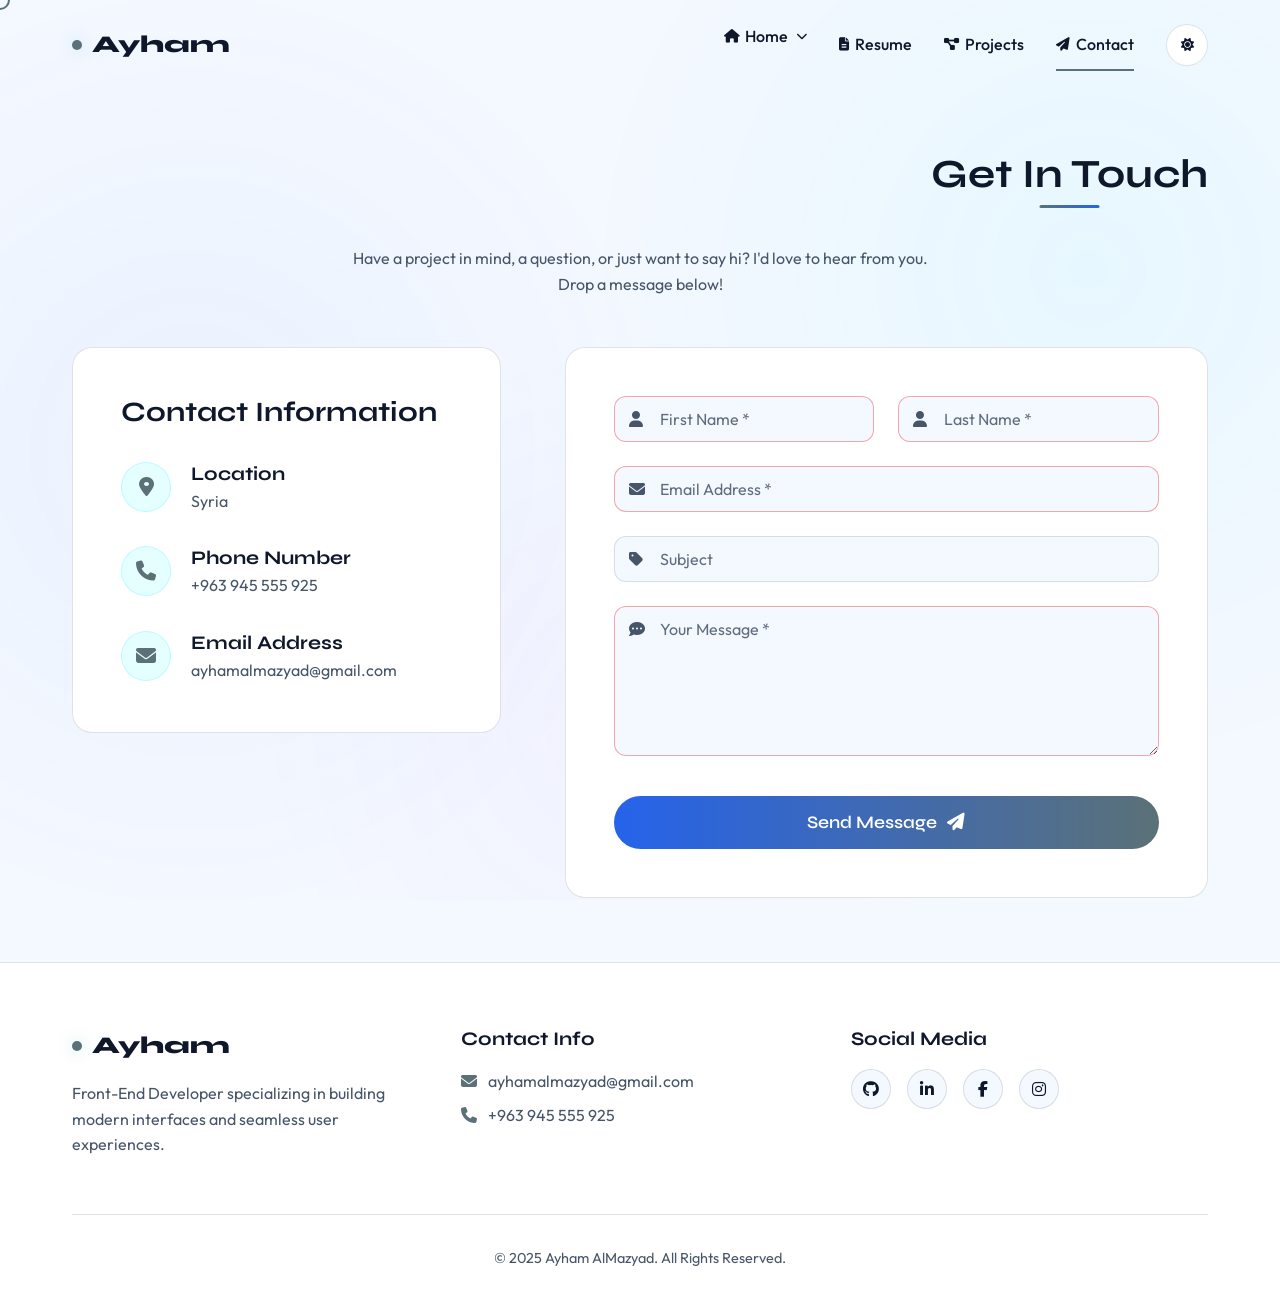
<file: contact.html>
<!DOCTYPE html>
<html lang="en">
<head>
    <meta charset="UTF-8" />
    <meta name="viewport" content="width=device-width, initial-scale=1.0" />
    <meta name="description" content="Get in touch with Ayham AlMazyad, a Front-End Developer. Send a message for collaborations, inquiries, or any questions.">
    <meta name="keywords" content="Ayham AlMazyad, Contact, Web Developer, Syria, Collaboration, Freelance">
    <meta name="author" content="Ayham AlMazyad">
    <link rel="canonical" href="https://ayhamdev.vercel.app/contact.html">
    <title>Contact | Ayham AlMazyad</title>

    <!-- SEO & Open Graph -->
    <meta property="og:type" content="website">
    <meta property="og:title" content="Contact | Ayham AlMazyad" />
    <meta property="og:description" content="Have a project or a question? Reach out to Ayham AlMazyad via the contact form for web development inquiries." />
    <meta property="og:image" content="https://ayhamdev.vercel.app/img/website_preview.png" />
    <meta property="og:image:width" content="1200" />
    <meta property="og:image:height" content="630" />
    <meta property="og:url" content="https://ayhamdev.vercel.app/contact.html" />
    <meta property="og:site_name" content="Ayham AlMazyad Portfolio">

    <!-- Twitter Cards -->
    <meta name="twitter:card" content="summary_large_image">
    <meta name="twitter:site" content="@ayhambmz">
    <meta name="twitter:title" content="Contact | Ayham AlMazyad">
    <meta name="twitter:description" content="Get in touch with Ayham AlMazyad for web development inquiries and collaborations.">
    <meta name="twitter:image" content="https://ayhamdev.vercel.app/img/website_preview.png">
    
    <!-- Fonts & Icons -->
    <link href="https://cdnjs.cloudflare.com/ajax/libs/font-awesome/6.5.0/css/all.min.css" rel="stylesheet">
    
    <!-- Custom Premium Stylesheets -->
    <link rel="stylesheet" href="./css/premium-theme.css">
    <link rel="stylesheet" href="./css/contact.css">
</head>

<body>
    <!-- Custom Cursor -->
    <div class="custom-cursor" id="custom-cursor"></div>

    <!-- Background Effect -->
    <div class="bg-mesh"></div>

    <!-- Header & Navigation -->
    <header id="header">
        <div class="container">
            <a href="index.html" class="logo">
                <div class="logo-dot"></div>
                Ayham
            </a>
            
            <div class="menu-toggle" id="menu-toggle">
                <i class="fas fa-bars"></i>
            </div>
            
            <nav class="nav-links">
                <div class="dropdown">
                    <a href="index.html#hero"><i class="fas fa-house" style="font-size: 0.85em;"></i>Home <i class="fas fa-chevron-down" style="font-size: 0.7em; margin-left: 2px;"></i></a>
                    <div class="dropdown-content">
                        <a href="index.html#about"><i class="fas fa-user"></i> About</a>
                        <a href="index.html#skills"><i class="fas fa-code"></i> Skills</a>
                        <a href="index.html#certificates"><i class="fas fa-certificate"></i> Certificates</a>
                    </div>
                </div>
                <a href="resume.html"><i class="fas fa-file-lines" style="font-size: 0.85em;"></i>Resume</a>
                <a href="projects.html"><i class="fas fa-project-diagram" style="font-size: 0.85em;"></i>Projects</a>
                <a href="contact.html" class="active"><i class="fas fa-paper-plane" style="font-size: 0.85em;"></i>Contact</a>
                <button id="theme-toggle" class="theme-toggle" type="button" aria-label="Switch color theme" title="Switch color theme">
                    <i class="fas fa-moon"></i>
                </button>
            </nav>
        </div>
    </header>

    <main>
        <div class="contact-header reveal">
            <div class="container">
                <h1 class="section-title">Get In Touch</h1>
                <p style="color: var(--text-muted); max-width: 600px; margin: 0 auto;">Have a project in mind, a question, or just want to say hi? I'd love to hear from you. Drop a message below!</p>
            </div>
        </div>

        <section class="container">
            <div class="contact-grid">
                
                <!-- Contact Info Block -->
                <div class="contact-info reveal">
                    <h2 style="font-size: 1.75rem; margin-bottom: 2rem; color: var(--text-main);">Contact Information</h2>
                    
                    <div class="contact-info-item">
                        <div class="contact-info-icon"><i class="fas fa-map-marker-alt"></i></div>
                        <div class="contact-info-text">
                            <h3>Location</h3>
                            <p>Syria</p>
                        </div>
                    </div>

                    <div class="contact-info-item">
                        <div class="contact-info-icon"><i class="fas fa-phone"></i></div>
                        <div class="contact-info-text">
                            <h3>Phone Number</h3>
                            <p>+963 945 555 925</p>
                        </div>
                    </div>

                    <div class="contact-info-item">
                        <div class="contact-info-icon"><i class="fas fa-envelope"></i></div>
                        <div class="contact-info-text">
                            <h3>Email Address</h3>
                            <p>ayhamalmazyad@gmail.com</p>
                        </div>
                    </div>
                </div>

                <!-- Contact Form Block -->
                <div class="contact-form-container reveal" style="transition-delay: 0.2s;">
                    <form id="contactForm">
                        <div class="form-grid">
                            <div class="input-group">
                                <input type="text" name="firstName" placeholder="First Name *" required />
                                <i class="fas fa-user input-icon"></i>
                            </div>

                            <div class="input-group">
                                <input type="text" name="lastName" placeholder="Last Name *" required />
                                <i class="fas fa-user input-icon"></i>
                            </div>

                            <div class="input-group full-width">
                                <input type="email" name="email" placeholder="Email Address *" required />
                                <i class="fas fa-envelope input-icon"></i>
                            </div>

                            <div class="input-group full-width">
                                <input type="text" name="subject" placeholder="Subject" />
                                <i class="fas fa-tag input-icon"></i>
                            </div>

                            <div class="input-group full-width">
                                <textarea name="message" placeholder="Your Message *" required></textarea>
                                <i class="fas fa-comment-dots input-icon"></i>
                            </div>
                        </div>

                        <button type="submit" class="submit-btn">
                            Send Message <i class="fas fa-paper-plane"></i>
                        </button>
                        <div id="status-message"></div>
                    </form>
                </div>

            </div>
        </section>
    </main>

    <!-- Footer -->
    <footer>
        <div class="container">
            <div class="footer-content reveal">
                <div class="footer-col">
                    <a href="index.html" class="logo" style="margin-bottom: 1rem;">
                        <div class="logo-dot"></div>
                        Ayham
                    </a>
                    <p>Front-End Developer specializing in building modern interfaces and seamless user experiences.</p>
                </div>
                
                <div class="footer-col">
                    <h4>Contact Info</h4>
                    <p><i class="fas fa-envelope" style="color: var(--accent-cyan); margin-right: 8px;"></i> ayhamalmazyad@gmail.com</p>
                    <p><i class="fas fa-phone" style="color: var(--accent-cyan); margin-right: 8px;"></i> +963 945 555 925</p>
                </div>
                
                <div class="footer-col">
                    <h4>Social Media</h4>
                    <div class="social-icons">
                        <a href="https://github.com/Aeham-sys" target="_blank" aria-label="GitHub"><i class="fab fa-github"></i></a>
                        <a href="https://www.linkedin.com/in/ayham-al-mziad" target="_blank" aria-label="LinkedIn"><i class="fab fa-linkedin-in"></i></a>
                        <a href="https://www.facebook.com/ayham.mziad" target="_blank" aria-label="Facebook"><i class="fab fa-facebook-f"></i></a>
                        <a href="https://www.instagram.com/ayhambmz" target="_blank" aria-label="Instagram"><i class="fab fa-instagram"></i></a>
                    </div>
                </div>
            </div>
            
            <div class="footer-bottom">
                <p>&copy; 2025 Ayham AlMazyad. All Rights Reserved.</p>
            </div>
        </div>
    </footer>

    <script src="./js/animations.js"></script>
    <script src="./js/contact.js"></script>
</body>
</html>
</file>
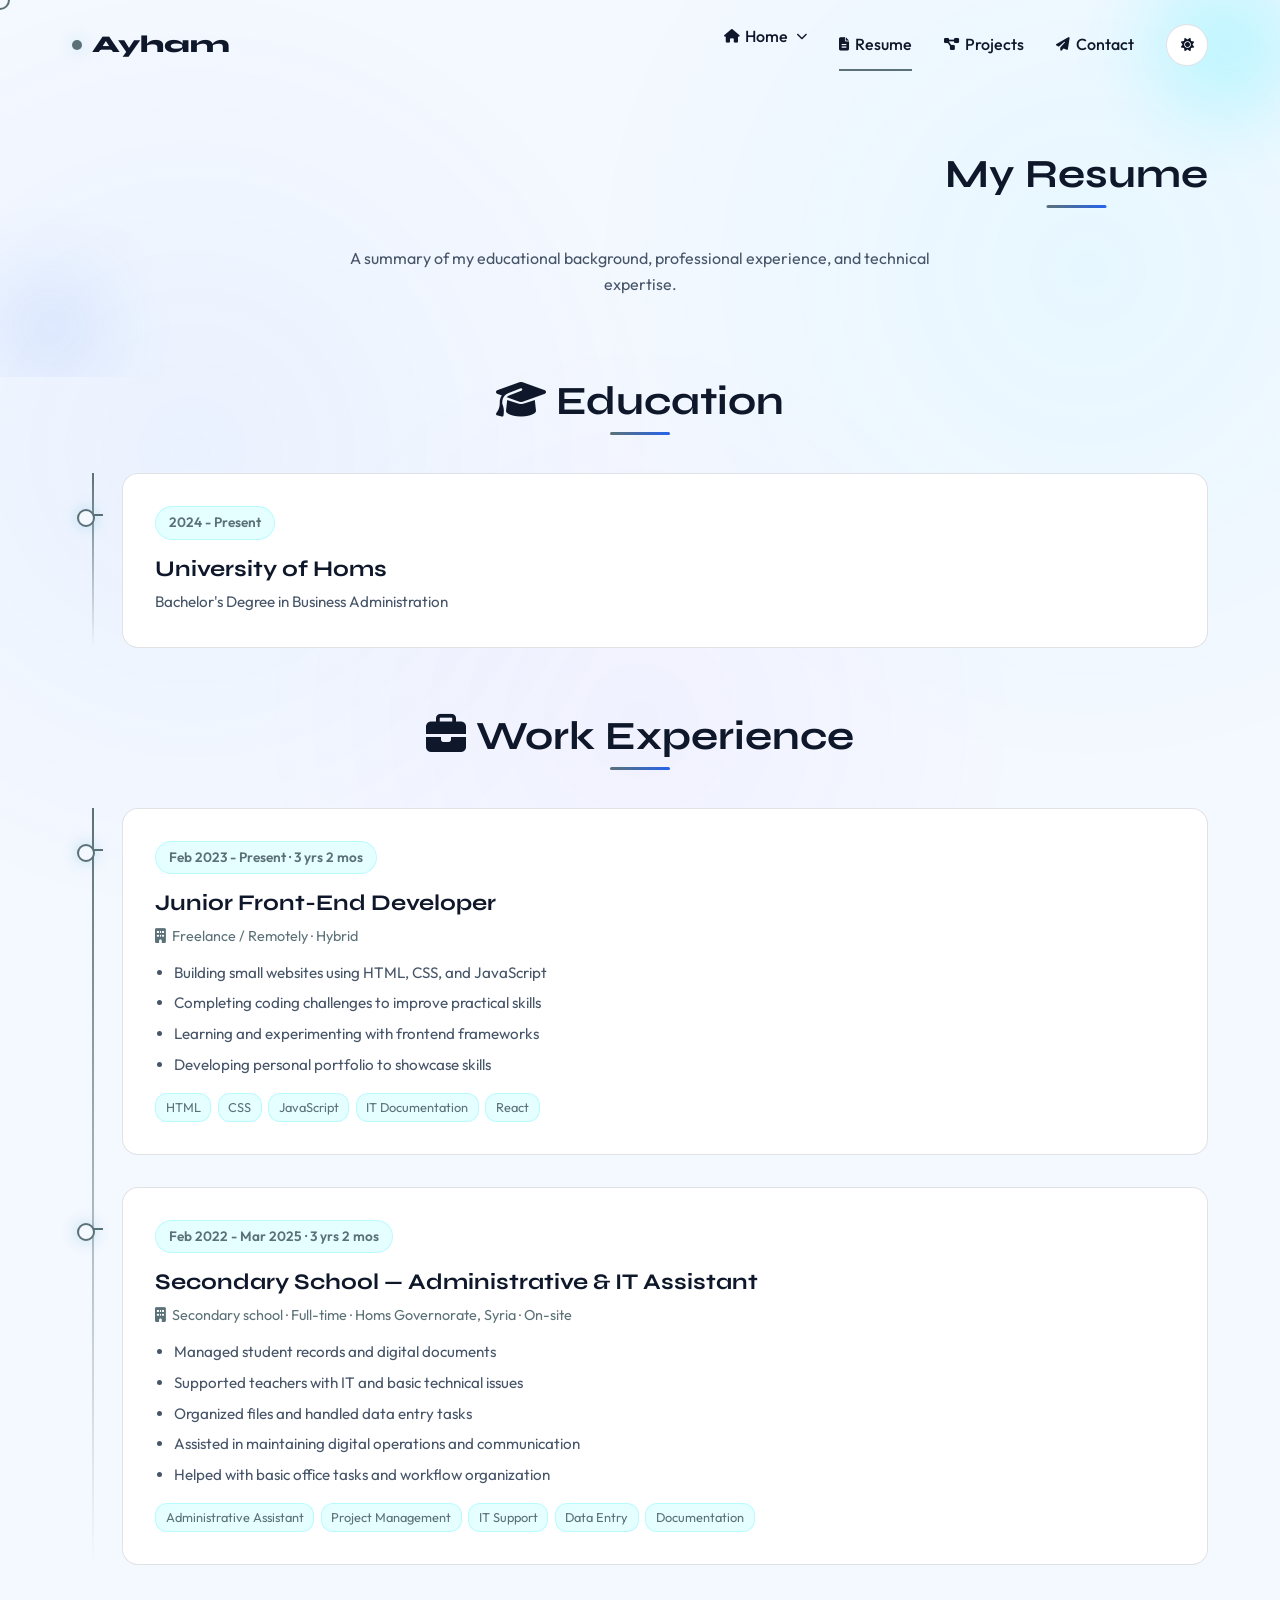
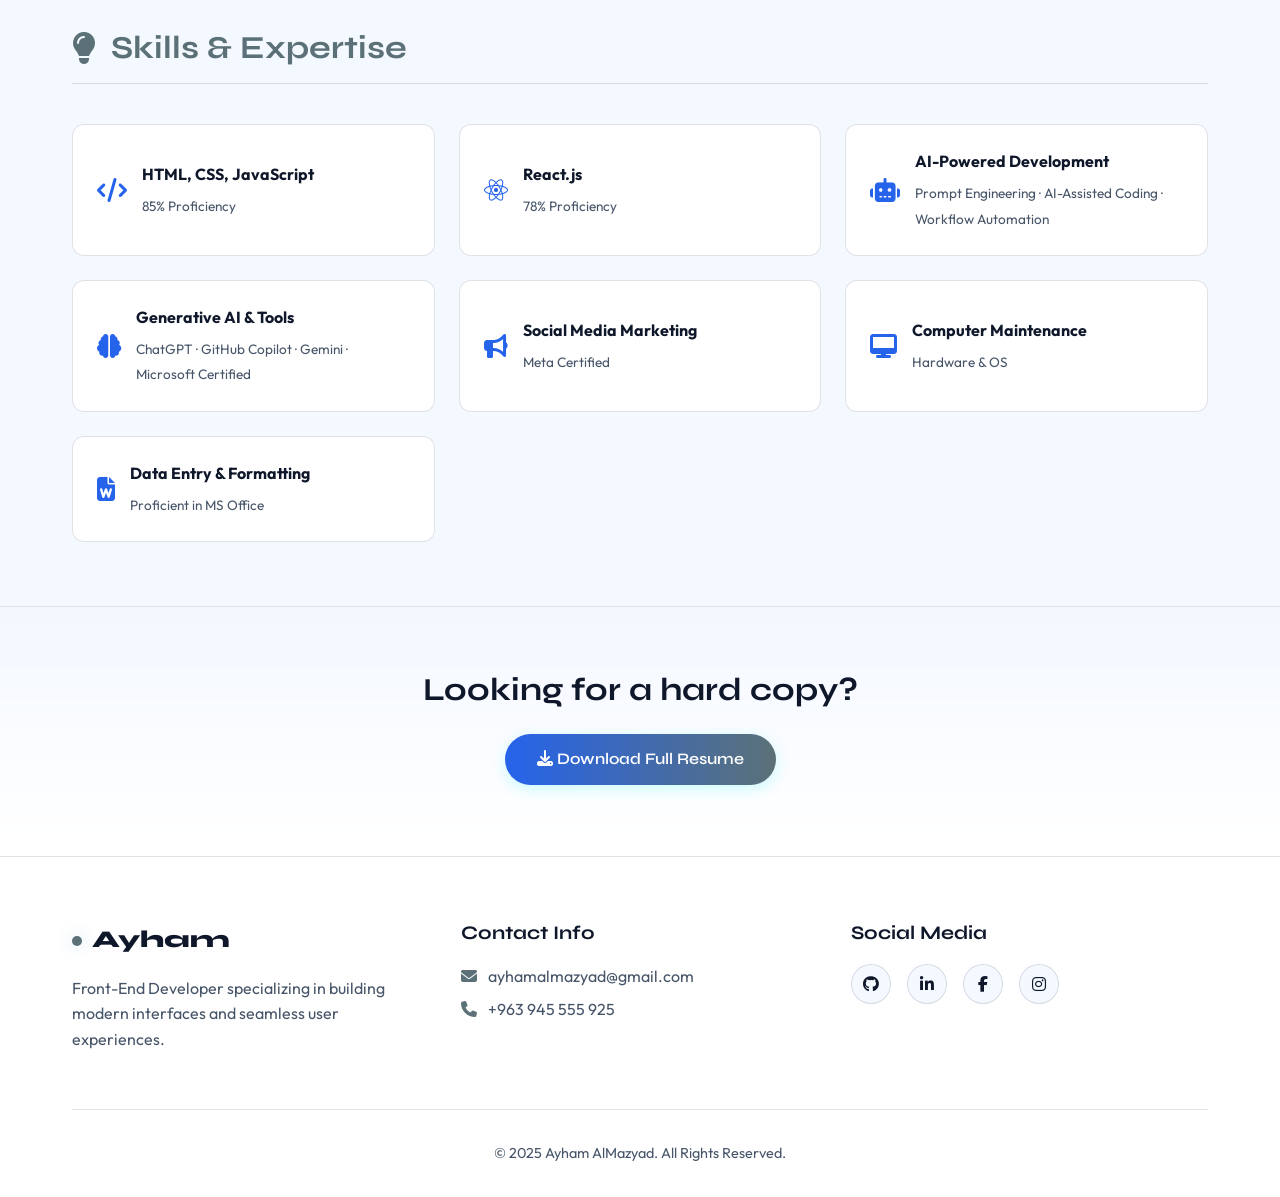
<file: resume.html>
<!DOCTYPE html>
<html lang="en">
<head>
    <meta charset="UTF-8" />
    <meta name="viewport" content="width=device-width, initial-scale=1.0" />
    <meta name="description" content="Read the professional resume of Ayham AlMazyad, a Front-End Developer with experience in React, JavaScript, and IT support.">
    <meta name="keywords" content="Ayham AlMazyad, Resume, CV, Front-End Developer, IT Support, Homs, Syria, Web Development">
    <meta name="author" content="Ayham AlMazyad">
    <link rel="canonical" href="https://ayhamdev.vercel.app/resume.html">
    <title>Resume | Ayham AlMazyad</title>
    
    <!-- SEO & Open Graph -->
    <meta property="og:type" content="website">
    <meta property="og:title" content="Resume | Ayham AlMazyad" />
    <meta property="og:description" content="Professional background and technical skills of Ayham AlMazyad, Front-End Developer specializing in React and Next.js." />
    <meta property="og:image" content="https://ayhamdev.vercel.app/img/website_preview.png" />
    <meta property="og:image:width" content="1200" />
    <meta property="og:image:height" content="630" />
    <meta property="og:url" content="https://ayhamdev.vercel.app/resume.html" />
    <meta property="og:site_name" content="Ayham AlMazyad Portfolio">
    
    <!-- Twitter Cards -->
    <meta name="twitter:card" content="summary_large_image">
    <meta name="twitter:site" content="@ayhambmz">
    <meta name="twitter:title" content="Resume | Ayham AlMazyad">
    <meta name="twitter:description" content="View the professional experience and skills of Ayham AlMazyad, Front-End Developer.">
    <meta name="twitter:image" content="https://ayhamdev.vercel.app/img/website_preview.png">
    
    <!-- Fonts & Icons -->
    <link href="https://cdnjs.cloudflare.com/ajax/libs/font-awesome/6.5.0/css/all.min.css" rel="stylesheet">
    
    <!-- Custom Premium Stylesheets -->
    <link rel="stylesheet" href="./css/premium-theme.css">
    <link rel="stylesheet" href="./css/resume.css">
</head>

<body>
    <!-- Custom Cursor -->
    <div class="custom-cursor" id="custom-cursor"></div>

    <!-- Background Effect -->
    <div class="bg-mesh"></div>

    <!-- Header & Navigation -->
    <header id="header">
        <div class="container">
            <a href="index.html" class="logo">
                <div class="logo-dot"></div>
                Ayham
            </a>
            
            <div class="menu-toggle" id="menu-toggle">
                <i class="fas fa-bars"></i>
            </div>
            
            <nav class="nav-links">
                <div class="dropdown">
                    <a href="index.html#hero"><i class="fas fa-house" style="font-size: 0.85em;"></i>Home <i class="fas fa-chevron-down" style="font-size: 0.7em; margin-left: 2px;"></i></a>
                    <div class="dropdown-content">
                        <a href="index.html#about"><i class="fas fa-user"></i> About</a>
                        <a href="index.html#skills"><i class="fas fa-code"></i> Skills</a>
                        <a href="index.html#certificates"><i class="fas fa-certificate"></i> Certificates</a>
                    </div>
                </div>
                <a href="resume.html" class="active"><i class="fas fa-file-lines" style="font-size: 0.85em;"></i>Resume</a>
                <a href="projects.html"><i class="fas fa-project-diagram" style="font-size: 0.85em;"></i>Projects</a>
                <a href="contact.html" class="contact-link"><i class="fas fa-paper-plane" style="font-size: 0.85em;"></i>Contact</a>
                <button id="theme-toggle" class="theme-toggle" type="button" aria-label="Switch color theme" title="Switch color theme">
                    <i class="fas fa-moon"></i>
                </button>
            </nav>
        </div>
    </header>

    <main>
        <div class="resume-header reveal">
            <div class="orb orb-1" style="width: 150px; height: 150px; top: -30px; right: -20px; opacity: 0.5;"></div>
            <div class="orb orb-2" style="width: 120px; height: 120px; bottom: -10px; left: -10px; opacity: 0.3;"></div>
            <div class="container" style="position: relative; z-index: 2;">
                <h1 class="section-title">My Resume</h1>
                <p style="color: var(--text-muted); max-width: 600px; margin: 0 auto;">A summary of my educational background, professional experience, and technical expertise.</p>
            </div>
        </div>

        <div class="container">
            
            <!-- Education Section -->
            <section class="resume-section reveal">
                <h2 class="section-title" style="text-align: center;"><i class="fas fa-graduation-cap"></i> Education</h2>
                <div class="resume-grid">
                    <div class="resume-card">
                        <span class="resume-year">2024 - Present</span>
                        <h3>University of Homs</h3>
                        <p>Bachelor's Degree in Business Administration</p>
                    </div>
                </div>
            </section>

            <!-- Work Experience Section -->
            <section class="resume-section reveal" style="transition-delay: 0.1s;">
                <h2 class="section-title" style="text-align: center;"><i class="fas fa-briefcase"></i> Work Experience</h2>
                <div class="resume-grid">
                    <div class="resume-card">
                        <span class="resume-year">Feb 2023 - Present · 3 yrs 2 mos</span>
                        <h3>Junior Front-End Developer</h3>
                        <p style="color: var(--accent-cyan); font-size: 0.9rem; margin-bottom: 0.8rem;"><i class="fas fa-building" style="margin-right: 6px;"></i>Freelance / Remotely · Hybrid</p>
                        <ul style="color: var(--text-muted); font-size: 0.95rem; padding-left: 1.2rem; margin-bottom: 1rem;">
                            <li style="margin-bottom: 0.4rem;">Building small websites using HTML, CSS, and JavaScript</li>
                            <li style="margin-bottom: 0.4rem;">Completing coding challenges to improve practical skills</li>
                            <li style="margin-bottom: 0.4rem;">Learning and experimenting with frontend frameworks</li>
                            <li style="margin-bottom: 0.4rem;">Developing personal portfolio to showcase skills</li>
                        </ul>
                        <div style="display: flex; flex-wrap: wrap; gap: 0.4rem;">
                            <span style="background: rgba(0, 240, 255, 0.1); color: var(--accent-cyan); padding: 0.2rem 0.6rem; border-radius: 12px; font-size: 0.8rem; border: 1px solid rgba(0, 240, 255, 0.2);">HTML</span>
                            <span style="background: rgba(0, 240, 255, 0.1); color: var(--accent-cyan); padding: 0.2rem 0.6rem; border-radius: 12px; font-size: 0.8rem; border: 1px solid rgba(0, 240, 255, 0.2);">CSS</span>
                            <span style="background: rgba(0, 240, 255, 0.1); color: var(--accent-cyan); padding: 0.2rem 0.6rem; border-radius: 12px; font-size: 0.8rem; border: 1px solid rgba(0, 240, 255, 0.2);">JavaScript</span>
                            <span style="background: rgba(0, 240, 255, 0.1); color: var(--accent-cyan); padding: 0.2rem 0.6rem; border-radius: 12px; font-size: 0.8rem; border: 1px solid rgba(0, 240, 255, 0.2);">IT Documentation</span>
                            <span style="background: rgba(0, 240, 255, 0.1); color: var(--accent-cyan); padding: 0.2rem 0.6rem; border-radius: 12px; font-size: 0.8rem; border: 1px solid rgba(0, 240, 255, 0.2);">React</span>
                        </div>
                    </div>
                    <div class="resume-card">
                        <span class="resume-year">Feb 2022 - Mar 2025 · 3 yrs 2 mos</span>
                        <h3>Secondary School — Administrative & IT Assistant</h3>
                        <p style="color: var(--accent-cyan); font-size: 0.9rem; margin-bottom: 0.8rem;"><i class="fas fa-building" style="margin-right: 6px;"></i>Secondary school · Full-time · Homs Governorate, Syria · On-site</p>
                        <ul style="color: var(--text-muted); font-size: 0.95rem; padding-left: 1.2rem; margin-bottom: 1rem;">
                            <li style="margin-bottom: 0.4rem;">Managed student records and digital documents</li>
                            <li style="margin-bottom: 0.4rem;">Supported teachers with IT and basic technical issues</li>
                            <li style="margin-bottom: 0.4rem;">Organized files and handled data entry tasks</li>
                            <li style="margin-bottom: 0.4rem;">Assisted in maintaining digital operations and communication</li>
                            <li style="margin-bottom: 0.4rem;">Helped with basic office tasks and workflow organization</li>
                        </ul>
                        <div style="display: flex; flex-wrap: wrap; gap: 0.4rem;">
                            <span style="background: rgba(0, 240, 255, 0.1); color: var(--accent-cyan); padding: 0.2rem 0.6rem; border-radius: 12px; font-size: 0.8rem; border: 1px solid rgba(0, 240, 255, 0.2);">Administrative Assistant</span>
                            <span style="background: rgba(0, 240, 255, 0.1); color: var(--accent-cyan); padding: 0.2rem 0.6rem; border-radius: 12px; font-size: 0.8rem; border: 1px solid rgba(0, 240, 255, 0.2);">Project Management</span>
                            <span style="background: rgba(0, 240, 255, 0.1); color: var(--accent-cyan); padding: 0.2rem 0.6rem; border-radius: 12px; font-size: 0.8rem; border: 1px solid rgba(0, 240, 255, 0.2);">IT Support</span>
                            <span style="background: rgba(0, 240, 255, 0.1); color: var(--accent-cyan); padding: 0.2rem 0.6rem; border-radius: 12px; font-size: 0.8rem; border: 1px solid rgba(0, 240, 255, 0.2);">Data Entry</span>
                            <span style="background: rgba(0, 240, 255, 0.1); color: var(--accent-cyan); padding: 0.2rem 0.6rem; border-radius: 12px; font-size: 0.8rem; border: 1px solid rgba(0, 240, 255, 0.2);">Documentation</span>
                        </div>
                    </div>
                </div>
            </section>

            <!-- Skills & Expertise Section -->
            <section class="resume-section reveal" style="transition-delay: 0.2s;">
                <h2 class="resume-title"><i class="fas fa-lightbulb"></i> Skills & Expertise</h2>
                <div class="resume-skills">
                    
                    <div class="resume-skill-item">
                        <i class="fas fa-code resume-skill-icon"></i>
                        <div>
                            <strong style="color: var(--text-main); display: block; margin-bottom: 5px;">HTML, CSS, JavaScript</strong>
                            <span style="color: var(--text-muted); font-size: 0.85rem;">85% Proficiency</span>
                        </div>
                    </div>

                    <div class="resume-skill-item">
                        <i class="fab fa-react resume-skill-icon"></i>
                        <div>
                            <strong style="color: var(--text-main); display: block; margin-bottom: 5px;">React.js</strong>
                            <span style="color: var(--text-muted); font-size: 0.85rem;">78% Proficiency</span>
                        </div>
                    </div>

                    <div class="resume-skill-item">
                        <i class="fas fa-robot resume-skill-icon"></i>
                        <div>
                            <strong style="color: var(--text-main); display: block; margin-bottom: 5px;">AI-Powered Development</strong>
                            <span style="color: var(--text-muted); font-size: 0.85rem;">Prompt Engineering · AI-Assisted Coding · Workflow Automation</span>
                        </div>
                    </div>

                    <div class="resume-skill-item">
                        <i class="fas fa-brain resume-skill-icon"></i>
                        <div>
                            <strong style="color: var(--text-main); display: block; margin-bottom: 5px;">Generative AI & Tools</strong>
                            <span style="color: var(--text-muted); font-size: 0.85rem;">ChatGPT · GitHub Copilot · Gemini · Microsoft Certified</span>
                        </div>
                    </div>

                    <div class="resume-skill-item">
                        <i class="fas fa-bullhorn resume-skill-icon"></i>
                        <div>
                            <strong style="color: var(--text-main); display: block; margin-bottom: 5px;">Social Media Marketing</strong>
                            <span style="color: var(--text-muted); font-size: 0.85rem;">Meta Certified</span>
                        </div>
                    </div>

                    <div class="resume-skill-item">
                        <i class="fas fa-desktop resume-skill-icon"></i>
                        <div>
                            <strong style="color: var(--text-main); display: block; margin-bottom: 5px;">Computer Maintenance</strong>
                            <span style="color: var(--text-muted); font-size: 0.85rem;">Hardware & OS</span>
                        </div>
                    </div>

                    <div class="resume-skill-item">
                        <i class="fas fa-file-word resume-skill-icon"></i>
                        <div>
                            <strong style="color: var(--text-main); display: block; margin-bottom: 5px;">Data Entry & Formatting</strong>
                            <span style="color: var(--text-muted); font-size: 0.85rem;">Proficient in MS Office</span>
                        </div>
                    </div>

                </div>
            </section>

        </div>

        <!-- Download CV -->
        <section class="download-section reveal">
            <div class="container">
                <h2 style="font-size: 2rem; margin-bottom: 1.5rem; color: var(--text-main);">Looking for a hard copy?</h2>
                <a href="./assets/ayham-cv.pdf" class="btn btn-primary" download>
                    <i class="fas fa-download"></i> Download Full Resume
                </a>
            </div>
        </section>
    </main>

    <!-- Footer -->
    <footer>
        <div class="container">
            <div class="footer-content reveal">
                <div class="footer-col">
                    <a href="index.html" class="logo" style="margin-bottom: 1rem;">
                        <div class="logo-dot"></div>
                        Ayham
                    </a>
                    <p>Front-End Developer specializing in building modern interfaces and seamless user experiences.</p>
                </div>
                
                <div class="footer-col">
                    <h4>Contact Info</h4>
                    <p><i class="fas fa-envelope" style="color: var(--accent-cyan); margin-right: 8px;"></i> ayhamalmazyad@gmail.com</p>
                    <p><i class="fas fa-phone" style="color: var(--accent-cyan); margin-right: 8px;"></i> +963 945 555 925</p>
                </div>
                
                <div class="footer-col">
                    <h4>Social Media</h4>
                    <div class="social-icons">
                        <a href="https://github.com/Aeham-sys" target="_blank" aria-label="GitHub"><i class="fab fa-github"></i></a>
                        <a href="https://www.linkedin.com/in/ayham-al-mziad" target="_blank" aria-label="LinkedIn"><i class="fab fa-linkedin-in"></i></a>
                        <a href="https://www.facebook.com/ayham.mziad" target="_blank" aria-label="Facebook"><i class="fab fa-facebook-f"></i></a>
                        <a href="https://www.instagram.com/ayhambmz" target="_blank" aria-label="Instagram"><i class="fab fa-instagram"></i></a>
                    </div>
                </div>
            </div>
            
            <div class="footer-bottom">
                <p>&copy; 2025 Ayham AlMazyad. All Rights Reserved.</p>
            </div>
        </div>
    </footer>

    <!-- Main Animation Scripts -->
    <script src="./js/animations.js"></script>
</body>
</html>
</file>
<file: css/premium-theme.css>
@import url('https://fonts.googleapis.com/css2?family=Outfit:wght@300;400;500;600&family=Syne:wght@400;500;600;700;800&display=swap');

:root {
  /* Color Palette - Premium Dark Theme */
  --bg-primary: #050810;
  --bg-secondary: #0B1121;
  --bg-glass: rgba(11, 17, 33, 0.7);
  --bg-elevated: #111a31;
  --accent-cyan: #00F0FF;
  --accent-blue: #3B82F6;
  --accent-purple: #A855F7;
  --text-main: #E2E8F0;
  --text-muted: #94A3B8;
  --text-strong: #F8FAFC;
  --border-glass: rgba(255, 255, 255, 0.05);
  --nav-link-active-bg: rgba(0, 240, 255, 0.1);
  --nav-link-active-border: rgba(0, 240, 255, 0.22);
  --menu-overlay-bg: rgba(0, 0, 0, 0.6);
  --menu-panel-bg: rgba(11, 17, 33, 0.92);
  --menu-link-color: #d9e2f3;
  --menu-link-icon: #82c8d0;
  --menu-link-hover-color: #eaf7ff;
  
  /* Typography */
  --font-heading: 'Syne', sans-serif;
  --font-body: 'Outfit', sans-serif;
  
  /* Transitions & Shadows */
  --ts-fast: 0.2s ease;
  --ts-smooth: 0.4s cubic-bezier(0.4, 0, 0.2, 1);
  --glow-cyan: 0 0 20px rgba(0, 240, 255, 0.3);
  --glow-blue: 0 0 20px rgba(59, 130, 246, 0.3);
  --shadow-card: 0 10px 30px rgba(0,0,0,0.5);
}

html[data-theme="dark"] {
  color-scheme: dark;
}

html[data-theme="light"] {
  color-scheme: light;
  --bg-primary: #f4f8ff;
  --bg-secondary: #ffffff;
  --bg-glass: rgba(255, 255, 255, 0.82);
  --bg-elevated: #ecf3ff;
  --accent-cyan: #5b7177;
  --accent-blue: #2563eb;
  --accent-purple: #7c3aed;
  --text-main: #0f172a;
  --text-muted: #475569;
  --text-strong: #020617;
  --border-glass: rgba(15, 23, 42, 0.12);
  --nav-link-active-bg: rgba(8, 145, 178, 0.12);
  --nav-link-active-border: rgba(8, 145, 178, 0.24);
  --menu-overlay-bg: rgba(15, 23, 42, 0.32);
  --menu-panel-bg: rgba(248, 251, 255, 0.96);
  --menu-link-color: #0f172a;
  --menu-link-icon: #0f766e;
  --menu-link-hover-color: #0b2e4f;
  --glow-cyan: 0 0 16px rgba(8, 145, 178, 0.25);
  --glow-blue: 0 0 16px rgba(37, 99, 235, 0.25);
  --shadow-card: 0 10px 30px rgba(15, 23, 42, 0.14);
}




/* Base Styles */
* {
  margin: 0;
  padding: 0;
  box-sizing: border-box;
}

html {
  scroll-behavior: smooth;
  overflow-x: hidden;
  color-scheme: dark;
}

body {
  font-family: var(--font-body);
  background-color: var(--bg-primary);
  color: var(--text-main);
  line-height: 1.6;
  overflow-x: hidden;
}


/* Background Effects */
.bg-mesh {
  position: fixed;
  top: 0;
  left: 0;
  width: 100vw;
  height: 100vh;
  z-index: -1;
  background: 
    radial-gradient(circle at 15% 50%, rgba(59, 130, 246, 0.05) 0%, transparent 40%),
    radial-gradient(circle at 85% 30%, rgba(0, 240, 255, 0.05) 0%, transparent 40%),
    radial-gradient(circle at 50% 80%, rgba(168, 85, 247, 0.04) 0%, transparent 40%);
  pointer-events: none;
}

#three-canvas {
  position: fixed;
  top: 0;
  left: 0;
  width: 100vw;
  height: 100vh;
  z-index: -2;
  pointer-events: none;
}

/* Custom Cursor */
.custom-cursor {
  width: 20px;
  height: 20px;
  border: 2px solid var(--accent-cyan);
  border-radius: 50%;
  position: fixed;
  pointer-events: none;
  z-index: 9999;
  transform: translate(-50%, -50%);
  transition: width 0.2s, height 0.2s, background-color 0.2s;
}

.custom-cursor.hover {
  width: 40px;
  height: 40px;
  background-color: rgba(0, 240, 255, 0.1);
  border-color: transparent;
}

/* Preloader */
#preloader {
  position: fixed;
  top: 0;
  left: 0;
  width: 100%;
  height: 100%;
  background-color: var(--bg-primary);
  z-index: 10000;
  display: flex;
  justify-content: center;
  align-items: center;
  transition: opacity 0.4s ease;
}

.loader-pulse {
  width: 50px;
  height: 50px;
  background-color: var(--accent-cyan);
  border-radius: 50%;
  animation: pulse 1.5s infinite ease-in-out;
}

@keyframes pulse {
  0% { transform: scale(0.8); box-shadow: 0 0 0 0 rgba(0, 240, 255, 0.7); }
  70% { transform: scale(1.2); box-shadow: 0 0 0 20px rgba(0, 240, 255, 0); }
  100% { transform: scale(0.8); box-shadow: 0 0 0 0 rgba(0, 240, 255, 0); }
}

/* Typography & Utilities */
h1, h2, h3, h4, h5, h6 {
  font-family: var(--font-heading);
  font-weight: 700;
  line-height: 1.2;
}

a {
  text-decoration: none;
  color: inherit;
  transition: var(--ts-fast);
}

img {
  max-width: 100%;
  height: auto;
  display: block;
}

.hero-image,
.project-img-wrapper img,
.certificate-image img {
  border-radius: 14px;
  box-shadow: var(--shadow-card);
}

html[data-theme="light"] .hero-image,
html[data-theme="light"] .project-img-wrapper img,
html[data-theme="light"] .certificate-image img {
  filter: saturate(0.98) contrast(1.02);
}

.container {
  width: 100%;
  max-width: 1200px;
  margin: 0 auto;
  padding: 0 2rem;
}

.section-padding {
  padding: 100px 0;
}

.section-title {
  font-size: 2.5rem;
  text-align: center;
  margin-bottom: 3rem;
  color: var(--text-main);
  position: relative;
  display: inline-block;
  left: 50%;
  transform: translateX(-50%);
}

.section-title::after {
  content: '';
  position: absolute;
  bottom: -10px;
  left: 50%;
  transform: translateX(-50%);
  width: 60px;
  height: 3px;
  background: linear-gradient(90deg, var(--accent-cyan), var(--accent-blue));
  border-radius: 2px;
}

/* Buttons */
.btn {
  display: inline-block;
  padding: 0.8rem 2rem;
  border-radius: 30px;
  font-family: var(--font-heading);
  font-weight: 600;
  font-size: 1rem;
  cursor: pointer;
  transition: var(--ts-smooth);
  position: relative;
  overflow: hidden;
  z-index: 1;
}

.btn-primary {
  background: linear-gradient(90deg, var(--accent-blue), var(--accent-cyan));
  color: #fff;
  border: none;
  box-shadow: 0 4px 15px rgba(0, 240, 255, 0.2);
}

.btn-primary:hover {
  box-shadow: var(--glow-cyan);
  transform: translateY(-2px);
}

.btn-outline {
  background: transparent;
  color: var(--text-main);
  border: 1px solid var(--border-glass);
}

.btn-outline:hover {
  border-color: var(--accent-cyan);
  color: var(--accent-cyan);
}

/* Navigation */
header {
  position: fixed;
  top: 0;
  width: 100%;
  z-index: 2000;
  padding: 1.5rem 0;
  transition: var(--ts-smooth);
}


header.scrolled {
  background: var(--bg-glass);
  backdrop-filter: blur(20px);
  -webkit-backdrop-filter: blur(20px);
  border-bottom: 1px solid var(--border-glass);
  padding: 0.8rem 0;
  box-shadow: 0 10px 30px rgba(0, 0, 0, 0.2);
}

header .container {
  display: flex;
  justify-content: space-between;
  align-items: center;
}

.logo {
  font-family: var(--font-heading);
  font-size: 1.5rem;
  font-weight: 800;
  display: flex;
  align-items: center;
  gap: 10px;
  color: var(--text-main);
}

.logo-dot {
  width: 10px;
  height: 10px;
  background-color: var(--accent-cyan);
  border-radius: 50%;
  box-shadow: var(--glow-cyan);
}

.nav-links {
  display: flex;
  gap: 2rem;
}

.theme-toggle {
  border: 1px solid var(--border-glass);
  background: var(--bg-secondary);
  color: var(--text-main);
  width: 42px;
  height: 42px;
  border-radius: 50%;
  display: inline-flex;
  align-items: center;
  justify-content: center;
  cursor: pointer;
  transition: var(--ts-smooth);
}

.theme-toggle:hover {
  border-color: var(--accent-cyan);
  color: var(--accent-cyan);
  transform: translateY(-2px);
  box-shadow: var(--glow-cyan);
}

.theme-toggle i {
  pointer-events: none;
}

.nav-links a {
  font-size: 1rem;
  font-weight: 500;
  color: var(--text-main);
  position: relative;
  display: flex;
  align-items: center;
  gap: 6px;
}

/* Dropdown Styles */
.nav-links .dropdown {
  position: relative;
  display: inline-block;
}

.dropdown-content {
  position: absolute;
  top: 100%;
  left: 50%;
  transform: translateX(-50%) translateY(10px);
  min-width: 180px;
  background: var(--bg-glass);
  backdrop-filter: blur(20px);
  -webkit-backdrop-filter: blur(20px);
  border: 1px solid var(--border-glass);
  border-radius: 15px;
  padding: 0.8rem;
  opacity: 0;
  visibility: hidden;
  transition: all 0.3s cubic-bezier(0.4, 0, 0.2, 1);
  box-shadow: 0 15px 35px rgba(0,0,0,0.4);
  z-index: 1000;
}

.dropdown:hover .dropdown-content {
  opacity: 1;
  visibility: visible;
  transform: translateX(-50%) translateY(0);
}

.dropdown-content a {
  padding: 0.8rem 1rem;
  border-radius: 10px;
  width: 100%;
  font-size: 0.95rem;
  color: var(--text-muted);
}

.dropdown-content a:hover {
  background: var(--nav-link-active-bg);
  color: var(--accent-cyan);
  padding-left: 1.2rem;
}

.nav-links a::after {
  content: '';
  position: absolute;
  width: 0;
  height: 2px;
  bottom: -5px;
  left: 0;
  background-color: var(--accent-cyan);
  transition: var(--ts-smooth);
}

.nav-links a:hover::after,
.nav-links a.active::after {
  width: 100%;
}

.menu-toggle {
  display: none;
  font-size: 1.5rem;
  cursor: pointer;
  color: var(--text-main);
}

/* Hero Section */
.hero {
  min-height: 100vh;
  display: flex;
  align-items: center;
  position: relative;
  overflow: hidden;
  padding-top: 80px;
}

.hero-content {
  max-width: 600px;
  z-index: 2;
}

.hero-subtitle {
  color: var(--accent-cyan);
  font-family: var(--font-heading);
  font-weight: 600;
  letter-spacing: 2px;
  text-transform: uppercase;
  font-size: 0.9rem;
  margin-bottom: 1rem;
  display: block;
}

.hero-title {
  font-size: 4rem;
  margin-bottom: 1rem;
  color: var(--text-main);
}

.hero-typewriter {
  display: inline-block;
  color: var(--accent-blue);
  border-right: 3px solid var(--accent-cyan);
  padding-right: 5px;
  white-space: nowrap;
  animation: blinkCursor 0.75s step-end infinite;
}

@keyframes blinkCursor {
  from, to { border-color: transparent }
  50% { border-color: var(--accent-cyan); }
}

.hero-description {
  color: var(--text-muted);
  font-size: 1.1rem;
  margin-bottom: 2.5rem;
  max-width: 500px;
}

.hero-buttons {
  display: flex;
  gap: 1rem;
}

.hero-image-container {
  position: absolute;
  right: 5%;
  top: 50%;
  transform: translateY(-50%);
  width: clamp(280px, 30vw, 400px);
  height: clamp(280px, 30vw, 400px);
  z-index: 1;
}

.hero-image {
  width: 100%;
  height: 100%;
  object-fit: cover;
  border-radius: 60% 40% 30% 70% / 60% 30% 70% 40%;
  border: 2px solid var(--border-glass);
  box-shadow: var(--shadow-card);
  position: relative;
  z-index: 2;
  animation: morph 8s ease-in-out infinite alternate;
}

@keyframes morph {
  0% { border-radius: 60% 40% 30% 70% / 60% 30% 70% 40%; }
  50% { border-radius: 30% 60% 70% 40% / 50% 60% 30% 60%; }
  100% { border-radius: 60% 40% 30% 70% / 60% 30% 70% 40%; }
}

.orb {
  position: absolute;
  border-radius: 50%;
  filter: blur(40px);
  z-index: 1;
  animation: float 6s ease-in-out infinite;
}

.orb-1 {
  width: 200px;
  height: 200px;
  background: rgba(0, 240, 255, 0.4);
  top: -20px;
  right: -20px;
}

.orb-2 {
  width: 150px;
  height: 150px;
  background: rgba(59, 130, 246, 0.4);
  bottom: 20px;
  left: -20px;
  animation-delay: -3s;
}

@keyframes float {
  0% { transform: translateY(0px) rotate(0deg); }
  50% { transform: translateY(-20px) rotate(10deg); }
  100% { transform: translateY(0px) rotate(0deg); }
}

/* About Section */
.about {
  background-color: var(--bg-secondary);
}

.about-grid {
  display: grid;
  grid-template-columns: 1fr 1fr;
  gap: 4rem;
  align-items: center;
}

.about-text {
  color: var(--text-muted);
  font-size: 1.05rem;
}

.about-text p {
  margin-bottom: 1.5rem;
}

.highlight {
  color: var(--text-main);
  font-weight: 500;
}

/* Skills Box */
.skills-container {
  background: var(--bg-primary);
  padding: 2rem;
  border-radius: 20px;
  border: 1px solid var(--border-glass);
  box-shadow: var(--shadow-card);
}

.skill-item {
  margin-bottom: 1.5rem;
}

.skill-item:last-child {
  margin-bottom: 0;
}

.skill-info {
  display: flex;
  justify-content: space-between;
  margin-bottom: 0.5rem;
  font-family: var(--font-heading);
  font-weight: 500;
  font-size: 0.9rem;
}

.skill-bar {
  width: 100%;
  height: 8px;
  background-color: var(--bg-secondary);
  border-radius: 4px;
  overflow: hidden;
}

.skill-progress {
  height: 100%;
  background: linear-gradient(90deg, var(--accent-blue), var(--accent-cyan));
  border-radius: 4px;
  position: relative;
  /* width is set inline */
}

/* Certificates */
.certificates-grid {
  display: grid;
  grid-template-columns: repeat(auto-fit, minmax(320px, 1fr));
  gap: 2rem;
}

.certificate-card {
  background: var(--bg-secondary);
  border: 1px solid var(--border-glass);
  border-radius: 16px;
  overflow: hidden;
  transition: var(--ts-smooth);
  height: 100%;
  display: flex;
  flex-direction: column;
}

.certificate-card:hover {
  transform: translateY(-10px);
  border-color: rgba(0, 240, 255, 0.3);
  box-shadow: var(--shadow-card), 0 0 15px rgba(0, 240, 255, 0.1);
}

.certificate-image {
  width: 100%;
  height: 200px;
  overflow: hidden;
}

.certificate-image img {
  width: 100%;
  height: 100%;
  object-fit: cover;
  transition: transform 0.5s ease;
}

.certificate-card:hover .certificate-image img {
  transform: scale(1.05);
}

.certificate-content {
  padding: 1.5rem;
  flex-grow: 1;
  display: flex;
  flex-direction: column;
}

.certificate-content h3 {
  font-size: 1.25rem;
  margin-bottom: 0.75rem;
  color: var(--text-main);
}

.certificate-description {
  color: var(--text-muted);
  font-size: 0.9rem;
  margin-bottom: 1.5rem;
  flex-grow: 1;
}

.certificate-meta {
  display: flex;
  justify-content: space-between;
  align-items: center;
  margin-top: auto;
  padding-top: 1rem;
  border-top: 1px solid var(--border-glass);
}

.certificate-date {
  font-size: 0.85rem;
  color: var(--text-muted);
  display: flex;
  align-items: center;
  gap: 5px;
}

.verify-link {
  font-size: 0.85rem;
  color: var(--accent-cyan);
  font-weight: 500;
  display: flex;
  align-items: center;
  gap: 5px;
}

.verify-link:hover {
  text-shadow: 0 0 8px rgba(0, 240, 255, 0.5);
}

/* Footer */
footer {
  background-color: var(--bg-secondary);
  border-top: 1px solid var(--border-glass);
  padding: 4rem 0 2rem;
}

.footer-content {
  display: grid;
  grid-template-columns: repeat(auto-fit, minmax(200px, 1fr));
  gap: 2rem;
  margin-bottom: 3rem;
}

.footer-col h4 {
  color: var(--text-main);
  font-size: 1.2rem;
  margin-bottom: 1.2rem;
}

.footer-col p {
  color: var(--text-muted);
  margin-bottom: 0.5rem;
}

.social-icons {
  display: flex;
  gap: 1rem;
}

.social-icons a {
  display: flex;
  align-items: center;
  justify-content: center;
  width: 40px;
  height: 40px;
  border-radius: 50%;
  background: var(--bg-primary);
  border: 1px solid var(--border-glass);
  color: var(--text-main);
  transition: var(--ts-fast);
}

.social-icons a:hover {
  background: var(--accent-blue);
  border-color: var(--accent-blue);
  color: #fff;
  transform: translateY(-3px);
  box-shadow: var(--glow-blue);
}

.footer-bottom {
  text-align: center;
  padding-top: 2rem;
  border-top: 1px solid var(--border-glass);
  color: var(--text-muted);
  font-size: 0.9rem;
}

/* Scroll Animations Defaults */
.reveal {
  opacity: 0;
  transform: translateY(30px);
  transition: all 0.8s ease;
}
.reveal.active {
  opacity: 1;
  transform: translateY(0);
}

/* Responsive */
@media (max-width: 991px) {
  .hero-title {
    font-size: 3rem;
  }
  .about-grid {
    grid-template-columns: 1fr;
  }
  .hero-image-container {
    width: clamp(240px, 36vw, 320px);
    height: clamp(240px, 36vw, 320px);
    right: 0;
  }
}

@media (max-width: 768px) {
  .menu-toggle {
    display: block;
    z-index: 1001;
    order: 3;
    margin-left: 1rem;
  }
  


  .nav-links {
    position: fixed;
    top: 0;
    right: 0;
    width: 280px;
    height: 100vh;
    background: var(--menu-panel-bg);
    backdrop-filter: blur(20px);
    -webkit-backdrop-filter: blur(20px);
    flex-direction: column;
    padding: 100px 1.5rem 2rem;
    transition: transform 0.4s cubic-bezier(0.4, 0, 0.2, 1);
    transform: translateX(105%);
    border-left: 1px solid var(--border-glass);
    box-shadow: -15px 0 35px rgba(0,0,0,0.4);
    z-index: 1002;
    gap: 0.5rem; /* Tighter gap for styled items */
  }
  
  .nav-links.active {
    transform: translateX(0);
  }

  /* Mobile Link Styling */
  .nav-links a {
    width: 100%;
    padding: 1rem 1.5rem;
    border-radius: 12px;
    font-size: 1.1rem;
    font-weight: 500;
    color: var(--menu-link-color);
    display: flex;
    align-items: center;
    gap: 12px;
    background: transparent;
    transition: all 0.3s ease;
    border: 1px solid transparent;
  }

  .nav-links a i {
    font-size: 1.2rem;
    color: var(--menu-link-icon);
    width: 24px;
    text-align: center;
  }

  .nav-links a:hover,
  .nav-links a.active {
    background: var(--nav-link-active-bg);
    color: var(--menu-link-hover-color);
    border-color: var(--nav-link-active-border);
    padding-left: 1.8rem; /* Slide right effect */
  }

  .nav-links a:hover i,
  .nav-links a.active i {
    color: var(--menu-link-hover-color);
  }

  .theme-toggle {
    width: 100%;
    position: relative;
    overflow: hidden;
    border-radius: 14px;
    justify-content: center;
    padding-left: 0;
    height: 52px;
    background: linear-gradient(135deg, rgba(0, 240, 255, 0.08), rgba(59, 130, 246, 0.05));
    border: 1px solid var(--nav-link-active-border);
    box-shadow: inset 0 0 0 1px rgba(255, 255, 255, 0.05), 0 8px 20px rgba(2, 6, 23, 0.12);
    color: var(--menu-link-color);
    transition: all 0.3s ease;
  }

  .theme-toggle::before {
    content: '';
    position: absolute;
    top: 0;
    left: -45%;
    width: 35%;
    height: 100%;
    background: linear-gradient(120deg, transparent, rgba(255, 255, 255, 0.22), transparent);
    transition: left 0.45s ease;
  }

  .theme-toggle i {
    width: 28px;
    height: 28px;
    border-radius: 10px;
    display: inline-flex;
    align-items: center;
    justify-content: center;
    border: 1px solid rgba(0, 240, 255, 0.25);
    background: rgba(0, 240, 255, 0.08);
    color: var(--menu-link-icon);
  }

  .theme-toggle:hover {
    background: var(--nav-link-active-bg);
    border-color: var(--nav-link-active-border);
    transform: translateY(-1px);
    box-shadow: 0 10px 22px rgba(2, 6, 23, 0.18);
  }

  .theme-toggle:hover::before {
    left: 110%;
  }

  .theme-toggle:hover i {
    color: var(--menu-link-hover-color);
    border-color: rgba(0, 240, 255, 0.4);
    background: rgba(0, 240, 255, 0.14);
  }

  .theme-toggle:active {
    transform: translateY(0);
  }




  /* Overlay Backdrop for Mobile Menu */
  .menu-overlay {
    position: fixed;
    top: 0;
    left: 0;
    width: 100%;
    height: 100%;
    background: var(--menu-overlay-bg);
    backdrop-filter: blur(4px);
    z-index: 1001;
    opacity: 0;
    visibility: hidden;
    transition: all 0.4s ease;
  }

  .menu-overlay.active {
    opacity: 1;
    visibility: visible;
  }

  body.menu-open {
    overflow: hidden; /* Prevent scrolling when menu is open */
  }

  
  .hero {
    flex-direction: column;
    justify-content: center;
    text-align: center;
    padding-top: 120px;
  }
  
  .hero-content {
    margin: 0 auto;
  }
  
  .hero-buttons {
    justify-content: center;
  }
  
  .hero-image-container {
    position: relative;
    transform: none;
    margin: 3rem auto 0;
    left: auto;
    right: auto;
    width: 250px;
    height: 250px;
  }
  
  .section-title {
    font-size: 2rem;
  }

  /* Sanitize Orbs on Mobile */
  .orb {
    filter: blur(30px);
    opacity: 0.5;
  }
  
  .orb-1 {
    width: 120px !important;
    height: 120px !important;
    right: -10px !important;
    top: -10px !important;
  }
  
  .orb-2 {
    width: 100px !important;
    height: 100px !important;
    left: -10px !important;
    bottom: -10px !important;
  }
}

@media (prefers-reduced-motion: reduce) {
  *, *::before, *::after {
    animation-duration: 0.01ms !important;
    animation-iteration-count: 1 !important;
    transition-duration: 0.01ms !important;
    scroll-behavior: auto !important;
  }

  #three-canvas {
    display: none;
  }
}
</file>
<file: css/contact.css>
.contact-header {
    text-align: center;
    padding: 150px 0 50px;
}

.contact-grid {
    display: grid;
    grid-template-columns: 1fr;
    gap: 4rem;
    margin-bottom: 4rem;
}

@media (min-width: 992px) {
    .contact-grid {
        grid-template-columns: 1fr 1.5fr;
    }
}

.contact-info {
    background: var(--bg-secondary);
    border: 1px solid var(--border-glass);
    border-radius: 20px;
    padding: 3rem;
    height: fit-content;
}

.contact-info-item {
    display: flex;
    align-items: flex-start;
    gap: 20px;
    margin-bottom: 2rem;
}

.contact-info-item:last-child {
    margin-bottom: 0;
}

.contact-info-icon {
    width: 50px;
    height: 50px;
    border-radius: 50%;
    background: rgba(0, 240, 255, 0.1);
    color: var(--accent-cyan);
    display: flex;
    justify-content: center;
    align-items: center;
    font-size: 1.25rem;
    border: 1px solid rgba(0, 240, 255, 0.2);
    flex-shrink: 0;
}

.contact-info-text h3 {
    color: var(--text-main);
    margin-bottom: 0.25rem;
    font-size: 1.2rem;
}

.contact-info-text p {
    color: var(--text-muted);
}

/* Form Styling */
.contact-form-container {
    background: var(--bg-secondary);
    border: 1px solid var(--border-glass);
    border-radius: 20px;
    padding: 3rem;
}

.form-grid {
    display: grid;
    grid-template-columns: 1fr;
    gap: 1.5rem;
}

@media (min-width: 768px) {
    .form-grid {
        grid-template-columns: 1fr 1fr;
    }
    .full-width {
        grid-column: 1 / -1;
    }
}

.input-group {
    position: relative;
}

.input-icon {
    position: absolute;
    left: 15px;
    top: 15px;
    color: var(--text-muted);
    transition: var(--ts-fast);
}

.input-group input,
.input-group textarea {
    width: 100%;
    background: var(--bg-primary);
    border: 1px solid var(--border-glass);
    border-radius: 12px;
    padding: 12px 15px 12px 45px;
    color: var(--text-main);
    font-family: var(--font-body);
    font-size: 1rem;
    transition: var(--ts-smooth);
    outline: none;
}

.input-group input::placeholder,
.input-group textarea::placeholder {
    color: var(--text-muted);
    opacity: 0.85;
}

.input-group textarea {
    height: 150px;
    resize: vertical;
}

.input-group input:focus,
.input-group textarea:focus {
    border-color: var(--accent-cyan);
    box-shadow: 0 0 15px rgba(0, 240, 255, 0.1);
}

.input-group input:invalid,
.input-group textarea:invalid {
    border-color: rgba(239, 68, 68, 0.45);
}

.input-group input:focus + .input-icon,
.input-group textarea:focus + .input-icon {
    color: var(--accent-cyan);
}

.submit-btn {
    width: 100%;
    margin-top: 2rem;
    display: flex;
    justify-content: center;
    align-items: center;
    gap: 10px;
    padding: 1rem;
    border-radius: 30px;
    border: none;
    background: linear-gradient(90deg, var(--accent-blue), var(--accent-cyan));
    color: #fff;
    font-family: var(--font-heading);
    font-weight: 600;
    font-size: 1.1rem;
    cursor: pointer;
    transition: var(--ts-smooth);
}

.submit-btn:hover {
    transform: translateY(-3px);
    box-shadow: var(--glow-cyan);
}

#status-message {
    margin-top: 1.5rem;
    padding: 1rem;
    border-radius: 8px;
    text-align: center;
    display: none;
    font-weight: 500;
}

.success {
    background-color: rgba(16, 185, 129, 0.1);
    color: #10b981;
    border: 1px solid rgba(16, 185, 129, 0.2);
}

.error {
    background-color: rgba(239, 68, 68, 0.1);
    color: #ef4444;
    border: 1px solid rgba(239, 68, 68, 0.2);
}
</file>
<file: css/resume.css>
.resume-header {
    text-align: center;
    padding: 150px 0 80px;
    position: relative;
    overflow: hidden;
}

.resume-section {
    margin-bottom: 4rem;
}

.resume-title {
    display: flex;
    align-items: center;
    gap: 15px;
    font-size: 2rem;
    color: var(--accent-cyan);
    margin-bottom: 2.5rem;
    border-bottom: 1px solid var(--border-glass);
    padding-bottom: 1rem;
}

/* Timeline / Grid for Entries */
.resume-grid {
    display: grid;
    grid-template-columns: 1fr;
    gap: 2rem;
    position: relative;
}

/* Connecting Line for Timeline */
.resume-grid::before {
    content: '';
    position: absolute;
    left: 20px;
    top: 0;
    bottom: 0;
    width: 2px;
    background: linear-gradient(to bottom, var(--accent-cyan), transparent);
    z-index: 0;
    display: none; /* Hide on mobile by default */
}

@media(min-width: 768px) {
    .resume-grid::before {
        display: block;
    }
}

.resume-card {
    background: var(--bg-secondary);
    border: 1px solid var(--border-glass);
    border-radius: 16px;
    padding: 2rem;
    position: relative;
    z-index: 1;
    transition: var(--ts-smooth);
    margin-left: 0;
}

@media(min-width: 768px) {
    .resume-card {
        margin-left: 50px;
    }
    .resume-card::before {
        content: '';
        position: absolute;
        left: -40px;
        top: 40px;
        width: 20px;
        height: 2px;
        background: var(--accent-cyan);
    }
    .resume-card::after {
        content: '';
        position: absolute;
        left: -46px;
        top: 35px;
        width: 14px;
        height: 14px;
        border-radius: 50%;
        background: var(--bg-primary);
        border: 2px solid var(--accent-cyan);
        box-shadow: var(--glow-cyan);
    }
}

.resume-card:hover {
    transform: translateX(10px);
    border-color: rgba(59, 130, 246, 0.5);
    box-shadow: var(--shadow-card), inset 0 0 20px rgba(59, 130, 246, 0.05);
}

.resume-year {
    display: inline-block;
    background: rgba(0, 240, 255, 0.1);
    color: var(--accent-cyan);
    padding: 0.3rem 0.8rem;
    border-radius: 20px;
    font-size: 0.85rem;
    font-weight: 600;
    margin-bottom: 1rem;
    border: 1px solid rgba(0, 240, 255, 0.2);
}

.resume-card h3 {
    font-size: 1.4rem;
    margin-bottom: 0.5rem;
    color: var(--text-main);
}

.resume-card p {
    color: var(--text-muted);
    font-size: 0.95rem;
}

/* Skills List specific for Resume */
.resume-skills {
    display: grid;
    grid-template-columns: repeat(auto-fit, minmax(280px, 1fr));
    gap: 1.5rem;
}

.resume-skill-item {
    background: var(--bg-secondary);
    border: 1px solid var(--border-glass);
    padding: 1.5rem;
    border-radius: 12px;
    display: flex;
    align-items: center;
    gap: 15px;
    transition: var(--ts-fast);
}

.resume-skill-item:hover {
    border-color: var(--accent-cyan);
    box-shadow: var(--glow-cyan);
    transform: translateY(-5px);
}

.resume-skill-icon {
    color: var(--accent-blue);
    font-size: 1.5rem;
}

/* Download Section */
.download-section {
    text-align: center;
    padding: 4rem 0;
    background: linear-gradient(0deg, var(--bg-secondary) 0%, transparent 100%);
    border-top: 1px solid var(--border-glass);
    margin-top: 4rem;
}
</file>
